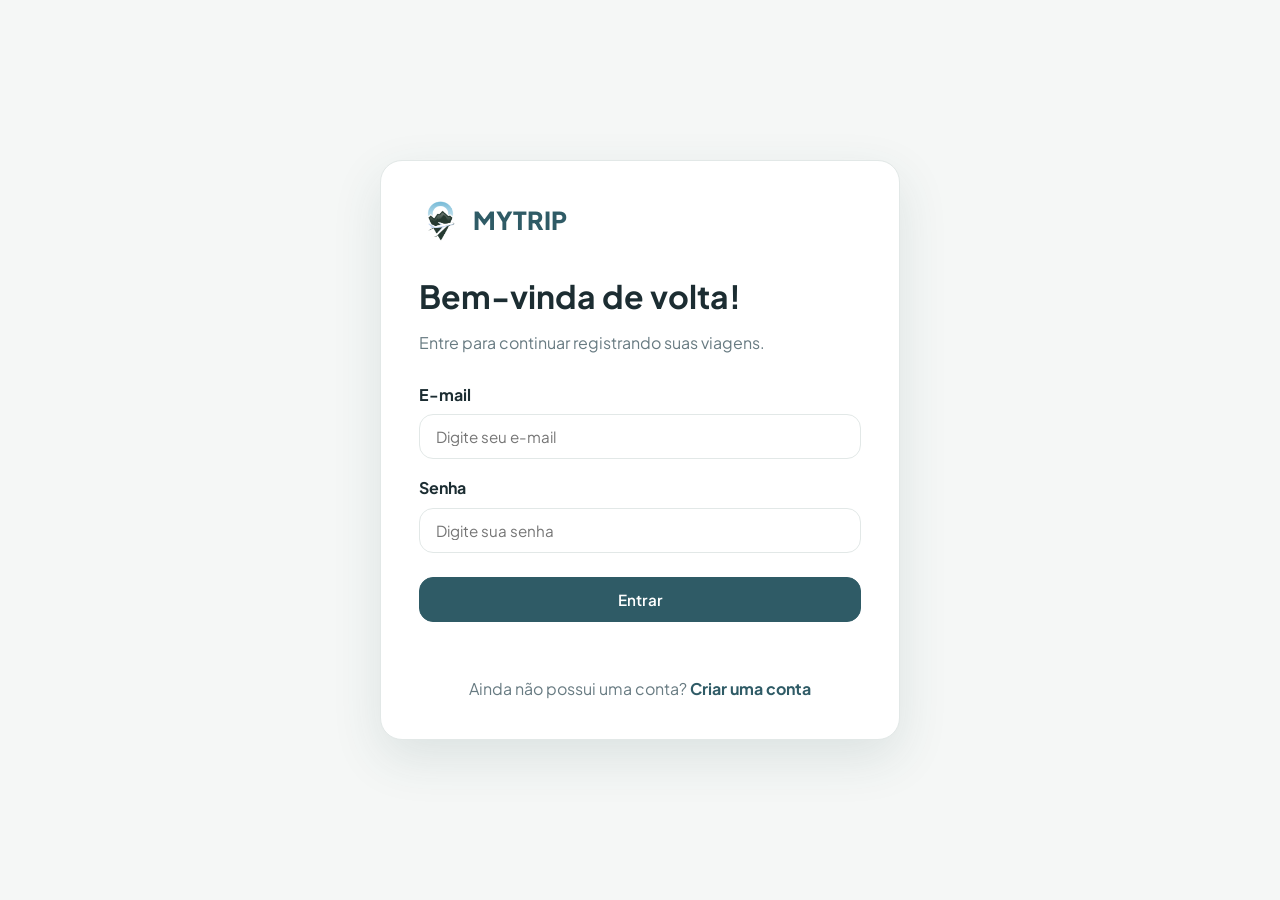
<file: index.html>
<!DOCTYPE html>
<html lang="pt-BR">
<head>
  <meta charset="UTF-8">
  <meta name="viewport" content="width=device-width, initial-scale=1.0">
  <title>MYTRIP — Seu Diário de Viagens Moderno</title>
  <meta name="description" content="Registre, visualize e organize suas viagens, destinos favoritos e memórias especiais no MYTRIP.">
  <link rel="stylesheet" href="style.css">
</head>
<body data-page="home">

  <!-- CABEÇALHO & MENU DE NAVEGAÇÃO -->
  <header>
    <div class="header-container">
      <a href="index.html" class="brand" title="MYTRIP Início">
        <div class="brand-icon"><img src="assets/mytrip-logo.png" alt="Logo MYTRIP"></div>
        <span>MYTRIP</span>
      </a>

      <nav class="nav-links" aria-label="Navegação Principal">
        <a href="index.html" class="active">Home</a>
        <a href="viagens.html">Viagens</a>
        <a href="mapa.html">Mapa</a>
        <a href="memorias.html">Memórias</a>
        <a href="perfil.html">Perfil</a>
      </nav>

      <div class="header-actions">
        <a href="nova-viagem.html" class="btn-header-new">+ Nova viagem</a>
        <button class="mobile-toggle" aria-label="Abrir menu de navegação">☰</button>
      </div>
    </div>

    <!-- Menu Dropdown Mobile -->
    <div class="mobile-menu">
      <a href="index.html" class="active">Home</a>
      <a href="viagens.html">Viagens</a>
      <a href="mapa.html">Mapa</a>
      <a href="memorias.html">Memórias</a>
      <a href="perfil.html">Perfil</a>
      <a href="nova-viagem.html" class="btn-mobile-new">+ Nova viagem</a>
    </div>
  </header>

  <!-- CONTEÚDO PRINCIPAL -->
  <main>

    <!-- BANNER DE BOAS-VINDAS (HERO) -->
    <section class="hero fade-in visible">
      <div class="hero-content">
        <span class="hero-tag">✨ Seu Diário de Viagens</span>
        <h1>Olá!</h1>
        <h2>Para onde vamos hoje?</h2>
        <p>
          Registre suas aventuras, explore novos destinos e guarde cada detalhe, 
          foto e história para reviver sempre que quiser.
        </p>

        <div class="hero-actions">
          <a href="nova-viagem.html" class="btn btn-primary" id="btn-hero-new">✈ Criar nova viagem</a>
          <a href="viagens.html" class="btn btn-secondary" id="btn-hero-explore">Explorar viagens →</a>
        </div>
      </div>

      <!-- Card Visual Dinâmico do Próximo Destino -->
      <div class="hero-art-card" id="hero-art-card">
        <!-- Renderizado dinamicamente pelo script.js -->
        <img class="hero-art-img" src="https://images.unsplash.com/photo-1502602898657-3e91760cbb34?auto=format&fit=crop&w=900&q=80" alt="Destino em Destaque">
        <div class="hero-art-overlay"></div>
        <div class="hero-art-content">
          <div class="hero-badge-float">
            <span>✈️ PRÓXIMO DESTINO</span>
          </div>
          <h3 class="hero-art-title">Banff, Canadá 🇨🇦</h3>
          <p class="hero-art-subtitle">📅 10 Dez — 20 Dez 2026</p>
        </div>
      </div>
    </section>

    <!-- BARRA DE ESTATÍSTICAS AUTOMÁTICAS -->
    <section class="stats-bar fade-in visible" aria-label="Estatísticas de Viagens">
      <div class="stat-item">
        <div class="stat-icon">✈️</div>
        <div class="stat-info">
          <span class="stat-number" id="stat-trips">0</span>
          <span class="stat-label">Viagens Registradas</span>
        </div>
      </div>

      <div class="stat-item">
        <div class="stat-icon">🌎</div>
        <div class="stat-info">
          <span class="stat-number" id="stat-countries">0</span>
          <span class="stat-label">Países Conhecidos</span>
        </div>
      </div>

      <div class="stat-item">
        <div class="stat-icon">📍</div>
        <div class="stat-info">
          <span class="stat-number" id="stat-cities">0</span>
          <span class="stat-label">Cidades Exploradas</span>
        </div>
      </div>

      <div class="stat-item">
        <div class="stat-icon">📸</div>
        <div class="stat-info">
          <span class="stat-number" id="stat-memories">0</span>
          <span class="stat-label">Memórias Guardadas</span>
        </div>
      </div>
    </section>

    <!-- VIAGENS RECENTES -->
    <section class="section-spacing fade-in visible">
      <div class="section-header">
        <div class="section-header-text">
          <small>CONTINUE EXPLORANDO</small>
          <h2>Minhas viagens recentes</h2>
          <p>Acompanhe suas jornadas mais recentes e próximas partidas planejadas.</p>
        </div>
        <a href="viagens.html" class="btn btn-outline btn-sm">Ver todas as viagens →</a>
      </div>

      <div class="trips-grid" id="recent-trips-grid">
        <!-- Renderizado dinamicamente via script.js -->
      </div>
    </section>

    <!-- CONVITE / CHAMADA PARA O MAPA VISUAL -->
    <section class="map-callout-banner fade-in visible">
      <div class="map-callout-content">
        <small>SEUS CAMINHOS PELO MUNDO</small>
        <h2>O mundo guarda todas as suas histórias.</h2>
        <p>
          Visualize cada ponto do planeta que você já visitou e planeje suas próximas rotas 
          em um mapa estilizado e interativo.
        </p>
        <a href="mapa.html" class="btn btn-secondary">🗺️ Abrir meu mapa de viagens</a>
      </div>

      <div class="map-callout-preview">
        <div style="font-size: 2.2rem; margin-bottom: 8px;">🌍 ✈️ 📍</div>
        <h4 style="font-size: 1.1rem; margin-bottom: 6px;">Destinos Cadastrados</h4>
        <p style="font-size: 0.85rem; color: #D2E4E6;">Seus carimbos pelo globo conectados em um único lugar.</p>
        <div class="map-callout-badges" id="home-map-badges">
          <!-- Países preenchidos dinamicamente -->
        </div>
      </div>
    </section>

    <!-- ÚLTIMAS MEMÓRIAS -->
    <section class="section-spacing fade-in visible">
      <div class="section-header">
        <div class="section-header-text">
          <small>MOMENTOS ESPECIAIS</small>
          <h2>Últimas memórias</h2>
          <p>Relatos, sensações e registros fotográficos marcantes de cada aventura.</p>
        </div>
        <a href="memorias.html" class="btn btn-outline btn-sm">Ver galeria completa →</a>
      </div>

      <div class="memories-grid" id="recent-memories-grid">
        <!-- Renderizado dinamicamente via script.js -->
      </div>
    </section>

  </main>

  <!-- RODAPÉ -->
  <footer>
    <div class="footer-content">
      <div class="footer-brand">MYTRIP</div>
      <p class="footer-tagline">Explore novos horizontes. Registre cada detalhe. Reviva para sempre.</p>
      <div class="footer-links">
        <a href="index.html">Home</a>
        <a href="viagens.html">Viagens</a>
        <a href="mapa.html">Mapa</a>
        <a href="memorias.html">Memórias</a>
        <a href="perfil.html">Perfil</a>
        <a href="nova-viagem.html">Nova Viagem</a>
      </div>
      <small style="color: #79979D; margin-top: 12px;">© MYTRIP — Diário de Viagens Pessoal. Dados salvos localmente.</small>
    </div>
  </footer>

  <script src="script.js"></script>
</body>
</html>
</file>
<file: style.css>
/* ===================================================================
   MYTRIP - Sistema de Estilos Moderno, Responsivo e Minimalista
   Cores Principais: Verde Azulado (#2F5B66) & Fundo Claro (#F5F7F6)
   =================================================================== */

@import url('https://fonts.googleapis.com/css2?family=Plus+Jakarta+Sans:wght@300;400;500;600;700;800&display=swap');

:root {
  --primary: #2F5B66;
  --primary-hover: #254952;
  --primary-light: #4D7E8B;
  --primary-subtle: #EBF2F3;
  --primary-glow: rgba(47, 91, 102, 0.15);
  --accent-gold: #DDA853;
  --accent-coral: #E07A5F;
  --bg: #F5F7F6;
  --surface: #FFFFFF;
  --surface-hover: #FAFCFC;
  --text-main: #1C2D32;
  --text-muted: #687B82;
  --text-light: #94A6AD;
  --border: #E2E8E7;
  --border-focus: #2F5B66;
  
  --badge-completed-bg: #E8F5E9;
  --badge-completed-text: #2E7D32;
  --badge-upcoming-bg: #E3F2FD;
  --badge-upcoming-text: #1565C0;
  
  --radius-sm: 8px;
  --radius-md: 14px;
  --radius-lg: 20px;
  --radius-xl: 28px;
  --radius-full: 9999px;
  
  --shadow-subtle: 0 2px 8px rgba(31, 55, 61, 0.04);
  --shadow-sm: 0 4px 14px rgba(31, 55, 61, 0.06);
  --shadow-md: 0 10px 25px rgba(31, 55, 61, 0.08);
  --shadow-lg: 0 18px 40px rgba(31, 55, 61, 0.12);
  --shadow-hover: 0 14px 30px rgba(47, 91, 102, 0.16);
  
  --transition: all 0.25s cubic-bezier(0.16, 1, 0.3, 1);
  --transition-slow: all 0.4s cubic-bezier(0.16, 1, 0.3, 1);
  --font-family: 'Plus Jakarta Sans', -apple-system, BlinkMacSystemFont, "Segoe UI", Roboto, sans-serif;
}

/* Reset & Base */
*, *::before, *::after {
  box-sizing: border-box;
  margin: 0;
  padding: 0;
}

html {
  scroll-behavior: smooth;
  font-size: 16px;
}

body {
  font-family: var(--font-family);
  background-color: var(--bg);
  color: var(--text-main);
  line-height: 1.6;
  min-height: 100vh;
  display: flex;
  flex-direction: column;
  -webkit-font-smoothing: antialiased;
  -moz-osx-font-smoothing: grayscale;
}

a {
  color: inherit;
  text-decoration: none;
}

button, input, select, textarea {
  font-family: inherit;
  font-size: inherit;
}

img {
  max-width: 100%;
  height: auto;
  display: block;
}

/* ===================================================================
   HEADER & NAVEGAÇÃO
   =================================================================== */
header {
  position: sticky;
  top: 0;
  z-index: 100;
  background: var(--primary);
  color: #FFFFFF;
  box-shadow: 0 4px 20px rgba(26, 50, 56, 0.15);
  backdrop-filter: blur(10px);
}

.header-container {
  max-width: 1280px;
  margin: 0 auto;
  padding: 0 24px;
  height: 80px;
  display: flex;
  align-items: center;
  justify-content: space-between;
  gap: 20px;
}

.brand {
  display: flex;
  align-items: center;
  gap: 12px;
  font-weight: 800;
  letter-spacing: 3px;
  font-size: 1.25rem;
  color: #FFFFFF;
  text-decoration: none;
  transition: var(--transition);
}

.brand-icon {
  width: 42px;
  height: 42px;
  background: rgba(255, 255, 255, 0.15);
  border: 1px solid rgba(255, 255, 255, 0.25);
  border-radius: 12px;
  display: flex;
  align-items: center;
  justify-content: center;
  font-size: 1.2rem;
  transform: rotate(-10deg);
  transition: transform 0.3s ease;
}

.brand:hover .brand-icon {
  transform: rotate(0deg) scale(1.05);
  background: rgba(255, 255, 255, 0.25);
}

.nav-links {
  display: flex;
  align-items: center;
  gap: 32px;
}

.nav-links a {
  color: #D6E4E7;
  font-size: 0.95rem;
  font-weight: 500;
  padding: 8px 12px;
  border-radius: var(--radius-sm);
  transition: var(--transition);
  position: relative;
}

.nav-links a:hover {
  color: #FFFFFF;
}

.nav-links a.active {
  color: #FFFFFF;
  font-weight: 700;
}

.nav-links a.active::after {
  content: '';
  position: absolute;
  bottom: 0;
  left: 12px;
  right: 12px;
  height: 2px;
  background: #FFFFFF;
  border-radius: 2px;
}

.header-actions {
  display: flex;
  align-items: center;
  gap: 16px;
}

.btn-header-new {
  background: #FFFFFF;
  color: var(--primary);
  font-weight: 700;
  font-size: 0.9rem;
  padding: 10px 20px;
  border-radius: var(--radius-md);
  border: none;
  cursor: pointer;
  display: inline-flex;
  align-items: center;
  gap: 8px;
  box-shadow: 0 4px 12px rgba(0, 0, 0, 0.1);
  transition: var(--transition);
}

.btn-header-new:hover {
  transform: translateY(-2px);
  background: #F0F7F7;
  box-shadow: 0 6px 18px rgba(0, 0, 0, 0.15);
}

/* Menu Mobile Hamburguer */
.mobile-toggle {
  display: none;
  background: transparent;
  border: none;
  color: #FFFFFF;
  font-size: 1.6rem;
  cursor: pointer;
  padding: 8px;
}

.mobile-menu {
  display: none;
  flex-direction: column;
  background: var(--primary-hover);
  padding: 16px 24px;
  border-top: 1px solid rgba(255, 255, 255, 0.1);
}

.mobile-menu.open {
  display: flex;
}

.mobile-menu a {
  color: #E2ECEE;
  padding: 12px 0;
  font-size: 1.05rem;
  border-bottom: 1px solid rgba(255, 255, 255, 0.08);
}

.mobile-menu a.active {
  color: #FFFFFF;
  font-weight: 700;
}

.mobile-menu .btn-mobile-new {
  margin-top: 16px;
  text-align: center;
  background: #FFFFFF;
  color: var(--primary);
  padding: 12px;
  border-radius: var(--radius-md);
  font-weight: 700;
}

/* ===================================================================
   ESTRUTURA PRINCIPAL (MAIN & CONTAINERS)
   =================================================================== */
main {
  flex: 1;
  max-width: 1280px;
  width: 100%;
  margin: 0 auto;
  padding: 32px 24px 60px;
}

.section-spacing {
  margin-bottom: 56px;
}

/* ===================================================================
   BOTÕES & ELEMENTOS DE INTERFACE
   =================================================================== */
.btn {
  display: inline-flex;
  align-items: center;
  justify-content: center;
  gap: 8px;
  padding: 12px 24px;
  font-weight: 600;
  font-size: 0.95rem;
  border-radius: var(--radius-md);
  border: 1px solid transparent;
  cursor: pointer;
  transition: var(--transition);
  text-decoration: none;
  white-space: nowrap;
}

.btn-primary {
  background: var(--primary);
  color: #FFFFFF;
  border-color: var(--primary);
}

.btn-primary:hover {
  background: var(--primary-hover);
  border-color: var(--primary-hover);
  transform: translateY(-2px);
  box-shadow: var(--shadow-hover);
}

.btn-secondary {
  background: var(--primary-subtle);
  color: var(--primary);
  border-color: rgba(47, 91, 102, 0.15);
}

.btn-secondary:hover {
  background: #DFECEE;
  color: var(--primary-hover);
  transform: translateY(-2px);
}

.btn-outline {
  background: #FFFFFF;
  color: var(--primary);
  border-color: var(--border);
}

.btn-outline:hover {
  background: var(--primary-subtle);
  border-color: var(--primary);
  color: var(--primary);
}

.btn-danger-outline {
  background: #FFFFFF;
  color: #C62828;
  border-color: #FFCDD2;
}

.btn-danger-outline:hover {
  background: #FFEBEE;
  border-color: #EF5350;
}

.btn-sm {
  padding: 8px 14px;
  font-size: 0.85rem;
  border-radius: var(--radius-sm);
}

.btn-icon {
  width: 38px;
  height: 38px;
  padding: 0;
  display: inline-flex;
  align-items: center;
  justify-content: center;
  border-radius: var(--radius-sm);
}

/* Badges */
.badge {
  display: inline-flex;
  align-items: center;
  gap: 6px;
  padding: 4px 10px;
  font-size: 0.75rem;
  font-weight: 700;
  letter-spacing: 0.5px;
  border-radius: var(--radius-full);
  text-transform: uppercase;
}

.badge-concluida {
  background: var(--badge-completed-bg);
  color: var(--badge-completed-text);
  border: 1px solid rgba(46, 125, 50, 0.2);
}

.badge-proxima {
  background: var(--badge-upcoming-bg);
  color: var(--badge-upcoming-text);
  border: 1px solid rgba(21, 101, 192, 0.2);
}

.tag-pill {
  background: var(--bg);
  color: var(--text-muted);
  border: 1px solid var(--border);
  padding: 4px 12px;
  border-radius: var(--radius-full);
  font-size: 0.8rem;
  font-weight: 500;
  display: inline-flex;
  align-items: center;
  gap: 6px;
}

/* ===================================================================
   HERO / BANNER DE BOAS-VINDAS (HOME)
   =================================================================== */
.hero {
  background: #FFFFFF;
  border: 1px solid var(--border);
  border-radius: var(--radius-xl);
  padding: 48px;
  margin-bottom: 40px;
  display: grid;
  grid-template-columns: 1.15fr 0.85fr;
  gap: 40px;
  align-items: center;
  box-shadow: var(--shadow-sm);
  position: relative;
  overflow: hidden;
}

.hero::after {
  content: '';
  position: absolute;
  top: -100px;
  right: -100px;
  width: 300px;
  height: 300px;
  background: radial-gradient(circle, rgba(47, 91, 102, 0.05) 0%, transparent 70%);
  pointer-events: none;
}

.hero-tag {
  display: inline-flex;
  align-items: center;
  gap: 8px;
  color: var(--primary);
  background: var(--primary-subtle);
  padding: 6px 14px;
  border-radius: var(--radius-full);
  font-size: 0.8rem;
  font-weight: 700;
  letter-spacing: 1.5px;
  text-transform: uppercase;
  margin-bottom: 16px;
}

.hero h1 {
  font-size: 2.8rem;
  line-height: 1.15;
  font-weight: 800;
  color: var(--text-main);
  margin-bottom: 8px;
}

.hero h2 {
  font-size: 1.75rem;
  font-weight: 600;
  color: var(--primary);
  margin-bottom: 16px;
}

.hero p {
  font-size: 1.05rem;
  color: var(--text-muted);
  line-height: 1.65;
  max-width: 520px;
  margin-bottom: 32px;
}

.hero-actions {
  display: flex;
  flex-wrap: wrap;
  gap: 14px;
}

/* Hero Visual Card */
.hero-art-card {
  position: relative;
  border-radius: var(--radius-lg);
  overflow: hidden;
  height: 340px;
  background: linear-gradient(135deg, #3C6E71, #284B52);
  box-shadow: var(--shadow-md);
  display: flex;
  flex-direction: column;
  justify-content: flex-end;
  padding: 24px;
  color: #FFFFFF;
}

.hero-art-img {
  position: absolute;
  top: 0;
  left: 0;
  width: 100%;
  height: 100%;
  object-fit: cover;
  transition: transform 0.6s ease;
}

.hero-art-card:hover .hero-art-img {
  transform: scale(1.04);
}

.hero-art-overlay {
  position: absolute;
  inset: 0;
  background: linear-gradient(to top, rgba(20, 36, 40, 0.85) 0%, rgba(20, 36, 40, 0.2) 60%, transparent 100%);
}

.hero-art-content {
  position: relative;
  z-index: 2;
}

.hero-badge-float {
  display: inline-flex;
  align-items: center;
  gap: 8px;
  background: rgba(255, 255, 255, 0.2);
  backdrop-filter: blur(8px);
  padding: 6px 12px;
  border-radius: var(--radius-full);
  font-size: 0.75rem;
  font-weight: 700;
  letter-spacing: 1px;
  margin-bottom: 10px;
}

.hero-art-title {
  font-size: 1.4rem;
  font-weight: 700;
  margin-bottom: 4px;
}

.hero-art-subtitle {
    color: #FFFFFF;
    font-size: 0.95rem;
    font-weight: 600;
    text-shadow: 0 1px 4px rgba(0, 0, 0, 0.7);
}

/* ===================================================================
   BARRA DE ESTATÍSTICAS
   =================================================================== */
.stats-bar {
  background: #FFFFFF;
  border: 1px solid var(--border);
  border-radius: var(--radius-lg);
  padding: 28px 32px;
  display: grid;
  grid-template-columns: repeat(4, 1fr);
  gap: 20px;
  margin-bottom: 48px;
  box-shadow: var(--shadow-subtle);
}

.stat-item {
  display: flex;
  align-items: center;
  gap: 16px;
  padding: 0 16px;
  border-right: 1px solid var(--border);
}

.stat-item:last-child {
  border-right: none;
}

.stat-icon {
  width: 52px;
  height: 52px;
  border-radius: var(--radius-md);
  background: var(--primary-subtle);
  color: var(--primary);
  display: flex;
  align-items: center;
  justify-content: center;
  font-size: 1.6rem;
  flex-shrink: 0;
}

.stat-info {
  display: flex;
  flex-direction: column;
}

.stat-number {
  font-size: 1.75rem;
  font-weight: 800;
  color: var(--primary);
  line-height: 1.2;
}

.stat-label {
  font-size: 0.85rem;
  font-weight: 600;
  color: var(--text-muted);
}

/* ===================================================================
   CABEÇALHO DE SEÇÕES E PÁGINAS
   =================================================================== */
.section-header {
  display: flex;
  justify-content: space-between;
  align-items: flex-end;
  margin-bottom: 24px;
  gap: 16px;
}

.section-header-text small {
  color: var(--primary);
  font-weight: 700;
  letter-spacing: 1.5px;
  font-size: 0.75rem;
  text-transform: uppercase;
  display: block;
  margin-bottom: 4px;
}

.section-header-text h2, 
.section-header-text h1 {
  font-size: 1.85rem;
  font-weight: 700;
  color: var(--text-main);
  line-height: 1.2;
}

.section-header-text p {
  color: var(--text-muted);
  font-size: 0.95rem;
  margin-top: 4px;
}

/* ===================================================================
   CARDS DE VIAGEM (GRID & ITENS)
   =================================================================== */
.trips-grid {
  display: grid;
  grid-template-columns: repeat(auto-fill, minmax(320px, 1fr));
  gap: 28px;
}

.trip-card {
  background: #FFFFFF;
  border: 1px solid var(--border);
  border-radius: var(--radius-lg);
  overflow: hidden;
  display: flex;
  flex-direction: column;
  box-shadow: var(--shadow-subtle);
  transition: var(--transition);
  position: relative;
}

.trip-card:hover {
  transform: translateY(-5px);
  box-shadow: var(--shadow-md);
  border-color: #D2DFE2;
}

.trip-card-image {
  height: 200px;
  position: relative;
  overflow: hidden;
  background-color: var(--primary);
}

.trip-card-image img {
  width: 100%;
  height: 100%;
  object-fit: cover;
  transition: transform 0.5s ease;
}

.trip-card:hover .trip-card-image img {
  transform: scale(1.05);
}

.trip-card-image-overlay {
  position: absolute;
  inset: 0;
  background: linear-gradient(to bottom, rgba(0, 0, 0, 0.1) 0%, rgba(0, 0, 0, 0.6) 100%);
}

.trip-card-badges {
  position: absolute;
  top: 14px;
  left: 14px;
  right: 14px;
  display: flex;
  justify-content: space-between;
  align-items: center;
  z-index: 2;
}

.trip-card-country-tag {
  background: rgba(255, 255, 255, 0.92);
  color: var(--text-main);
  font-size: 0.75rem;
  font-weight: 700;
  padding: 4px 10px;
  border-radius: var(--radius-full);
  display: inline-flex;
  align-items: center;
  gap: 6px;
  box-shadow: 0 2px 6px rgba(0,0,0,0.15);
}

.trip-card-body {
  padding: 22px;
  display: flex;
  flex-direction: column;
  flex: 1;
}

.trip-card-title {
  font-size: 1.35rem;
  font-weight: 700;
  color: var(--text-main);
  margin-bottom: 6px;
  line-height: 1.3;
}

.trip-card-date {
  display: flex;
  align-items: center;
  gap: 6px;
  font-size: 0.85rem;
  color: var(--primary);
  font-weight: 600;
  margin-bottom: 12px;
}

.trip-card-desc {
  font-size: 0.9rem;
  color: var(--text-muted);
  line-height: 1.55;
  margin-bottom: 20px;
  display: -webkit-box;
  -webkit-line-clamp: 3;
  -webkit-box-orient: vertical;
  overflow: hidden;
  flex: 1;
}

.trip-card-footer {
  display: flex;
  align-items: center;
  justify-content: space-between;
  padding-top: 16px;
  border-top: 1px solid var(--border);
  margin-top: auto;
}

.trip-card-memories-count {
  font-size: 0.85rem;
  color: var(--text-muted);
  font-weight: 600;
  display: flex;
  align-items: center;
  gap: 5px;
}

.trip-card-actions {
  display: flex;
  align-items: center;
  gap: 8px;
}

/* ===================================================================
   CARDS DE MEMÓRIAS (GALERIA)
   =================================================================== */
.memories-grid {
  display: grid;
  grid-template-columns: repeat(auto-fill, minmax(280px, 1fr));
  gap: 24px;
}

.memory-card {
  background: #FFFFFF;
  border: 1px solid var(--border);
  border-radius: var(--radius-lg);
  overflow: hidden;
  box-shadow: var(--shadow-subtle);
  transition: var(--transition);
  display: flex;
  flex-direction: column;
}

.memory-card:hover {
  transform: translateY(-4px);
  box-shadow: var(--shadow-md);
}

.memory-card-image {
  height: 190px;
  position: relative;
  overflow: hidden;
  background-color: var(--primary-light);
}

.memory-card-image img {
  width: 100%;
  height: 100%;
  object-fit: cover;
  transition: transform 0.5s ease;
}

.memory-card:hover .memory-card-image img {
  transform: scale(1.06);
}

.memory-tag {
  position: absolute;
  top: 12px;
  right: 12px;
  background: rgba(255, 255, 255, 0.95);
  color: var(--primary);
  font-size: 0.72rem;
  font-weight: 700;
  padding: 4px 10px;
  border-radius: var(--radius-full);
  box-shadow: 0 2px 6px rgba(0,0,0,0.12);
  z-index: 2;
}

.memory-card-body {
  padding: 20px;
  display: flex;
  flex-direction: column;
  flex: 1;
}

.memory-trip-ref {
  font-size: 0.75rem;
  font-weight: 700;
  text-transform: uppercase;
  color: var(--primary);
  letter-spacing: 1px;
  margin-bottom: 4px;
}

.memory-title {
  font-size: 1.15rem;
  font-weight: 700;
  color: var(--text-main);
  margin-bottom: 6px;
}

.memory-date {
  font-size: 0.8rem;
  color: var(--text-light);
  margin-bottom: 12px;
}

.memory-text {
  font-size: 0.88rem;
  color: var(--text-muted);
  line-height: 1.5;
  margin-bottom: 16px;
  flex: 1;
}

.memory-card-footer {
  display: flex;
  justify-content: flex-end;
  padding-top: 12px;
  border-top: 1px solid var(--border);
}

/* ===================================================================
   BARRA DE FILTROS & BUSCA
   =================================================================== */
.toolbar-container {
  background: #FFFFFF;
  border: 1px solid var(--border);
  border-radius: var(--radius-md);
  padding: 16px 20px;
  margin-bottom: 32px;
  display: flex;
  flex-wrap: wrap;
  align-items: center;
  justify-content: space-between;
  gap: 16px;
  box-shadow: var(--shadow-subtle);
}

.filter-buttons {
  display: flex;
  gap: 8px;
  flex-wrap: wrap;
}

.filter-btn {
  background: transparent;
  border: 1px solid var(--border);
  color: var(--text-muted);
  padding: 8px 18px;
  border-radius: var(--radius-full);
  font-size: 0.88rem;
  font-weight: 600;
  cursor: pointer;
  transition: var(--transition);
}

.filter-btn:hover {
  border-color: var(--primary);
  color: var(--primary);
}

.filter-btn.active {
  background: var(--primary);
  color: #FFFFFF;
  border-color: var(--primary);
}

.search-box {
  position: relative;
  min-width: 260px;
  flex: 1;
  max-width: 360px;
}

.search-box input {
  width: 100%;
  padding: 10px 16px 10px 38px;
  border-radius: var(--radius-full);
  border: 1px solid var(--border);
  background: var(--bg);
  color: var(--text-main);
  outline: none;
  transition: var(--transition);
}

.search-box input:focus {
  border-color: var(--primary);
  background: #FFFFFF;
  box-shadow: 0 0 0 3px var(--primary-glow);
}

.search-icon {
  position: absolute;
  left: 14px;
  top: 50%;
  transform: translateY(-50%);
  color: var(--text-light);
  font-size: 0.95rem;
  pointer-events: none;
}

/* ===================================================================
   MAPA VISUAL ESTILIZADO
   =================================================================== */
.map-page-layout {
  display: grid;
  grid-template-columns: 1fr 340px;
  gap: 28px;
  align-items: start;
}

.map-card-wrapper {
  background: #FFFFFF;
  border: 1px solid var(--border);
  border-radius: var(--radius-xl);
  padding: 24px;
  box-shadow: var(--shadow-sm);
  position: relative;
  overflow: hidden;
}

.map-stage {
  position: relative;
  width: 100%;
  height: 480px;
  background: #F1F6F7;
  border-radius: var(--radius-lg);
  overflow: hidden;
  border: 1px solid #DCE6E8;
  display: flex;
  align-items: center;
  justify-content: center;
}

.map-svg-background {
  width: 100%;
  height: 100%;
  object-fit: cover;
}

/* Pins Dinâmicos no Mapa */
.map-pin {
  position: absolute;
  width: 28px;
  height: 28px;
  transform: translate(-50%, -50%);
  cursor: pointer;
  z-index: 10;
  transition: transform 0.25s cubic-bezier(0.175, 0.885, 0.32, 1.275);
}

.map-pin:hover {
  transform: translate(-50%, -50%) scale(1.3);
  z-index: 30;
}

.map-pin-pulse {
  position: absolute;
  inset: -6px;
  background: rgba(47, 91, 102, 0.35);
  border-radius: 50%;
  animation: pinPulse 2s infinite ease-out;
}

.map-pin-circle {
  width: 24px;
  height: 24px;
  background: var(--primary);
  color: #FFFFFF;
  border: 2px solid #FFFFFF;
  border-radius: 50%;
  display: flex;
  align-items: center;
  justify-content: center;
  font-size: 11px;
  box-shadow: 0 4px 10px rgba(0,0,0,0.25);
  position: relative;
}

.map-pin.pin-upcoming .map-pin-circle {
  background: #0288D1;
}

.map-pin.active .map-pin-circle {
  background: var(--accent-gold);
  transform: scale(1.15);
}

@keyframes pinPulse {
  0% { transform: scale(0.6); opacity: 0.9; }
  100% { transform: scale(1.8); opacity: 0; }
}

/* Tooltip do Mapa */
.map-tooltip {
  position: absolute;
  background: rgba(20, 36, 40, 0.92);
  backdrop-filter: blur(6px);
  color: #FFFFFF;
  padding: 10px 14px;
  border-radius: var(--radius-md);
  font-size: 0.85rem;
  pointer-events: none;
  z-index: 50;
  box-shadow: var(--shadow-lg);
  transform: translate(-50%, -125%);
  white-space: nowrap;
  opacity: 0;
  transition: opacity 0.2s ease, transform 0.2s ease;
}

.map-tooltip.visible {
  opacity: 1;
  transform: translate(-50%, -135%);
}

.map-tooltip strong {
  display: block;
  font-size: 0.95rem;
  color: #FFFFFF;
}

.map-tooltip span {
  font-size: 0.75rem;
  color: #A3CBD2;
}

/* Painel de Destinos do Mapa */
.map-sidebar {
  background: #FFFFFF;
  border: 1px solid var(--border);
  border-radius: var(--radius-xl);
  padding: 24px;
  box-shadow: var(--shadow-sm);
  max-height: 560px;
  display: flex;
  flex-direction: column;
}

.map-sidebar-header {
  margin-bottom: 18px;
  padding-bottom: 12px;
  border-bottom: 1px solid var(--border);
}

.map-sidebar-header h3 {
  font-size: 1.2rem;
  font-weight: 700;
  color: var(--text-main);
}

.map-destinations-list {
  overflow-y: auto;
  display: flex;
  flex-direction: column;
  gap: 12px;
  padding-right: 4px;
  flex: 1;
}

.map-dest-item {
  padding: 14px;
  border-radius: var(--radius-md);
  border: 1px solid var(--border);
  background: var(--bg);
  cursor: pointer;
  transition: var(--transition);
  display: flex;
  align-items: center;
  justify-content: space-between;
}

.map-dest-item:hover, .map-dest-item.active {
  background: var(--primary-subtle);
  border-color: var(--primary);
  transform: translateX(4px);
}

.map-dest-info h4 {
  font-size: 0.95rem;
  font-weight: 700;
  color: var(--text-main);
}

.map-dest-info p {
  font-size: 0.8rem;
  color: var(--text-muted);
}

/* Banner de Convite ao Mapa na Home */
.map-callout-banner {
  background: var(--primary);
  color: #FFFFFF;
  border-radius: var(--radius-xl);
  padding: 48px;
  display: grid;
  grid-template-columns: 1fr 1fr;
  gap: 40px;
  align-items: center;
  margin-bottom: 48px;
  box-shadow: var(--shadow-md);
  position: relative;
  overflow: hidden;
}

.map-callout-banner::before {
  content: '🗺️';
  position: absolute;
  right: 20px;
  bottom: -20px;
  font-size: 180px;
  opacity: 0.08;
  pointer-events: none;
}

.map-callout-content small {
  color: #A3CBD2;
  font-weight: 700;
  letter-spacing: 2px;
  font-size: 0.75rem;
}

.map-callout-content h2 {
  font-size: 2.2rem;
  margin: 8px 0 16px;
  line-height: 1.2;
}

.map-callout-content p {
  color: #D2E4E6;
  margin-bottom: 24px;
  font-size: 1.05rem;
  line-height: 1.6;
}

.map-callout-preview {
  background: rgba(255, 255, 255, 0.08);
  border: 1px solid rgba(255, 255, 255, 0.2);
  border-radius: var(--radius-lg);
  padding: 24px;
  text-align: center;
  backdrop-filter: blur(8px);
}

.map-callout-badges {
  display: flex;
  flex-wrap: wrap;
  gap: 8px;
  justify-content: center;
  margin-top: 16px;
}

/* ===================================================================
   PÁGINA DE PERFIL
   =================================================================== */
.profile-card {
  background: #FFFFFF;
  border: 1px solid var(--border);
  border-radius: var(--radius-xl);
  padding: 36px;
  margin-bottom: 32px;
  display: flex;
  align-items: center;
  gap: 32px;
  box-shadow: var(--shadow-sm);
}

.profile-avatar {
  width: 100px;
  height: 100px;
  border-radius: 50%;
  background: linear-gradient(135deg, var(--primary), #487A84);
  color: #FFFFFF;
  display: flex;
  align-items: center;
  justify-content: center;
  font-size: 2.5rem;
  font-weight: 700;
  flex-shrink: 0;
  box-shadow: 0 8px 20px rgba(47, 91, 102, 0.25);
}

.profile-info {
  flex: 1;
}

.profile-tag {
  color: var(--primary);
  font-weight: 700;
  font-size: 0.8rem;
  letter-spacing: 1.5px;
  text-transform: uppercase;
}

.profile-name {
  font-size: 2rem;
  font-weight: 800;
  color: var(--text-main);
  margin: 4px 0 8px;
}

.profile-bio {
  color: var(--text-muted);
  font-size: 1rem;
  max-width: 600px;
  line-height: 1.6;
}

.profile-actions {
  display: flex;
  gap: 12px;
}

.profile-stats-grid {
  display: grid;
  grid-template-columns: repeat(3, 1fr);
  gap: 24px;
  margin-bottom: 32px;
}

.profile-stat-box {
  background: #FFFFFF;
  border: 1px solid var(--border);
  border-radius: var(--radius-lg);
  padding: 24px;
  box-shadow: var(--shadow-subtle);
  display: flex;
  flex-direction: column;
  align-items: center;
  text-align: center;
}

.profile-stat-box .number {
  font-size: 2.4rem;
  font-weight: 800;
  color: var(--primary);
  margin: 8px 0 4px;
}

.profile-stat-box .label {
  font-size: 0.9rem;
  color: var(--text-muted);
  font-weight: 600;
}

.countries-collection {
  background: #FFFFFF;
  border: 1px solid var(--border);
  border-radius: var(--radius-xl);
  padding: 32px;
  box-shadow: var(--shadow-subtle);
}

.countries-collection h3 {
  font-size: 1.3rem;
  font-weight: 700;
  margin-bottom: 16px;
  color: var(--text-main);
}

.countries-badges-wrapper {
  display: flex;
  flex-wrap: wrap;
  gap: 10px;
}

.country-chip {
  background: var(--bg);
  border: 1px solid var(--border);
  padding: 8px 16px;
  border-radius: var(--radius-full);
  font-size: 0.9rem;
  font-weight: 600;
  color: var(--text-main);
  display: inline-flex;
  align-items: center;
  gap: 8px;
  transition: var(--transition);
}

.country-chip:hover {
  background: var(--primary-subtle);
  border-color: var(--primary);
  transform: translateY(-2px);
}

/* ===================================================================
   FORMULÁRIOS & CAMPOS (NOVA VIAGEM & MODAIS)
   =================================================================== */
.form-card {
  background: #FFFFFF;
  border: 1px solid var(--border);
  border-radius: var(--radius-xl);
  padding: 40px;
  box-shadow: var(--shadow-sm);
  max-width: 800px;
  margin: 0 auto;
}

.form-grid {
  display: grid;
  grid-template-columns: 1fr 1fr;
  gap: 20px;
}

.form-group-full {
  grid-column: span 2;
}

.form-group {
  display: flex;
  flex-direction: column;
  gap: 8px;
  margin-bottom: 20px;
}

.form-group label {
  font-size: 0.88rem;
  font-weight: 700;
  color: var(--text-main);
}

.form-control {
  width: 100%;
  padding: 12px 16px;
  border: 1px solid var(--border);
  border-radius: var(--radius-md);
  background: #FFFFFF;
  color: var(--text-main);
  outline: none;
  transition: var(--transition);
  font-size: 0.95rem;
}

.form-control:focus {
  border-color: var(--primary);
  box-shadow: 0 0 0 3px var(--primary-glow);
}

textarea.form-control {
  min-height: 110px;
  resize: vertical;
}

/* Seletor de Capas Predefinidas */
.presets-selector {
  display: grid;
  grid-template-columns: repeat(4, 1fr);
  gap: 12px;
  margin-top: 8px;
}

.preset-item {
  height: 80px;
  border-radius: var(--radius-md);
  overflow: hidden;
  border: 2px solid transparent;
  cursor: pointer;
  position: relative;
  transition: var(--transition);
}

.preset-item img {
  width: 100%;
  height: 100%;
  object-fit: cover;
}

.preset-item:hover {
  transform: scale(1.03);
  box-shadow: var(--shadow-sm);
}

.preset-item.selected {
  border-color: var(--primary);
  box-shadow: 0 0 0 3px var(--primary-glow);
}

.preset-item.selected::after {
  content: '✓';
  position: absolute;
  top: 6px;
  right: 6px;
  background: var(--primary);
  color: #FFFFFF;
  width: 22px;
  height: 22px;
  border-radius: 50%;
  display: flex;
  align-items: center;
  justify-content: center;
  font-size: 11px;
  font-weight: 700;
}

/* Preview de imagem */
.image-preview-container {
  margin-top: 12px;
  height: 140px;
  border-radius: var(--radius-md);
  overflow: hidden;
  border: 1px dashed var(--border);
  display: flex;
  align-items: center;
  justify-content: center;
  background: var(--bg);
}

.image-preview-container img {
  width: 100%;
  height: 100%;
  object-fit: cover;
}

/* ===================================================================
   MODAIS
   =================================================================== */
.modal-backdrop {
  position: fixed;
  inset: 0;
  background: rgba(18, 33, 37, 0.65);
  backdrop-filter: blur(4px);
  z-index: 1000;
  display: flex;
  align-items: center;
  justify-content: center;
  padding: 20px;
  opacity: 0;
  visibility: hidden;
  transition: opacity 0.25s ease, visibility 0.25s ease;
}

.modal-backdrop.active {
  opacity: 1;
  visibility: visible;
}

.modal-content {
  background: #FFFFFF;
  border-radius: var(--radius-xl);
  width: 100%;
  max-width: 540px;
  max-height: 90vh;
  overflow-y: auto;
  box-shadow: var(--shadow-lg);
  padding: 32px;
  position: relative;
  transform: translateY(20px);
  transition: transform 0.3s cubic-bezier(0.16, 1, 0.3, 1);
}

.modal-backdrop.active .modal-content {
  transform: translateY(0);
}

.modal-header {
  display: flex;
  justify-content: space-between;
  align-items: center;
  margin-bottom: 24px;
}

.modal-header h3 {
  font-size: 1.35rem;
  font-weight: 700;
  color: var(--text-main);
}

.modal-close {
  background: transparent;
  border: none;
  font-size: 1.5rem;
  color: var(--text-muted);
  cursor: pointer;
  padding: 4px;
  line-height: 1;
  transition: color 0.2s;
}

.modal-close:hover {
  color: var(--text-main);
}

/* ===================================================================
   TOAST NOTIFICATIONS
   =================================================================== */
.toast-container {
  position: fixed;
  bottom: 24px;
  right: 24px;
  z-index: 2000;
  display: flex;
  flex-direction: column;
  gap: 10px;
  pointer-events: none;
}

.toast {
  background: #FFFFFF;
  color: var(--text-main);
  border: 1px solid var(--border);
  padding: 14px 20px;
  border-radius: var(--radius-md);
  box-shadow: var(--shadow-lg);
  display: flex;
  align-items: center;
  gap: 12px;
  font-size: 0.92rem;
  font-weight: 600;
  pointer-events: auto;
  animation: toastSlideIn 0.3s cubic-bezier(0.16, 1, 0.3, 1) forwards;
  border-left: 4px solid var(--primary);
  max-width: 380px;
}

.toast.toast-success {
  border-left-color: #2E7D32;
}

.toast.toast-error {
  border-left-color: #C62828;
}

@keyframes toastSlideIn {
  from { transform: translateX(100%); opacity: 0; }
  to { transform: translateX(0); opacity: 1; }
}

@keyframes toastSlideOut {
  from { transform: translateX(0); opacity: 1; }
  to { transform: translateX(100%); opacity: 0; }
}

/* ===================================================================
   EMPTY STATE (ESTADO VAZIO)
   =================================================================== */
.empty-state {
  text-align: center;
  padding: 60px 24px;
  background: #FFFFFF;
  border: 1px dashed var(--border);
  border-radius: var(--radius-xl);
  max-width: 600px;
  margin: 20px auto;
}

.empty-icon {
  font-size: 3.5rem;
  margin-bottom: 16px;
  opacity: 0.8;
}

.empty-state h3 {
  font-size: 1.3rem;
  font-weight: 700;
  margin-bottom: 8px;
  color: var(--text-main);
}

.empty-state p {
  color: var(--text-muted);
  font-size: 0.95rem;
  margin-bottom: 24px;
  max-width: 440px;
  margin-left: auto;
  margin-right: auto;
}

/* ===================================================================
   FOOTER
   =================================================================== */
footer {
  background: #1D3A42;
  color: #D2E2E5;
  padding: 40px 24px;
  margin-top: auto;
  border-top: 1px solid rgba(255, 255, 255, 0.08);
}

.footer-content {
  max-width: 1280px;
  margin: 0 auto;
  display: flex;
  flex-direction: column;
  align-items: center;
  justify-content: center;
  gap: 16px;
  text-align: center;
}

.footer-brand {
  font-weight: 800;
  letter-spacing: 3px;
  color: #FFFFFF;
  font-size: 1.1rem;
}

.footer-tagline {
  font-size: 0.95rem;
  color: #9CB7BC;
}

.footer-links {
  display: flex;
  gap: 24px;
  flex-wrap: wrap;
  justify-content: center;
  margin-top: 8px;
}

.footer-links a {
  color: #C1D5D8;
  font-size: 0.88rem;
  transition: color 0.2s;
}

.footer-links a:hover {
  color: #FFFFFF;
}

/* ===================================================================
   ANIMAÇÕES REVEAL NO SCROLL
   =================================================================== */
.fade-in {
  opacity: 0;
  transform: translateY(20px);
  transition: opacity 0.6s cubic-bezier(0.16, 1, 0.3, 1), transform 0.6s cubic-bezier(0.16, 1, 0.3, 1);
}

.fade-in.visible {
  opacity: 1;
  transform: translateY(0);
}

/* ===================================================================
   RESPONSIVIDADE (MEDIA QUERIES)
   =================================================================== */
@media (max-width: 992px) {
  .hero {
    grid-template-columns: 1fr;
    padding: 36px;
    gap: 32px;
  }
  
  .stats-bar {
    grid-template-columns: repeat(2, 1fr);
    gap: 24px;
  }

  .stat-item:nth-child(2) {
    border-right: none;
  }

  .stat-item:nth-child(3) {
    border-top: 1px solid var(--border);
    padding-top: 16px;
  }

  .stat-item:nth-child(4) {
    border-top: 1px solid var(--border);
    padding-top: 16px;
  }

  .map-page-layout {
    grid-template-columns: 1fr;
  }

  .map-callout-banner {
    grid-template-columns: 1fr;
    padding: 36px;
  }

  .profile-stats-grid {
    grid-template-columns: 1fr;
  }
}

@media (max-width: 768px) {
  .header-container {
    height: 70px;
    padding: 0 16px;
  }

  .nav-links, .btn-header-new {
    display: none;
  }

  .mobile-toggle {
    display: block;
  }

  main {
    padding: 20px 16px 40px;
  }

  .hero {
    padding: 28px 20px;
    border-radius: var(--radius-lg);
  }

  .hero h1 {
    font-size: 2.1rem;
  }

  .hero h2 {
    font-size: 1.4rem;
  }

  .hero-art-card {
    height: 240px;
  }

  .stats-bar {
    grid-template-columns: 1fr;
    padding: 20px;
  }

  .stat-item {
    border-right: none !important;
    border-bottom: 1px solid var(--border);
    padding: 12px 0;
  }

  .stat-item:last-child {
    border-bottom: none;
  }

  .trips-grid, .memories-grid {
    grid-template-columns: 1fr;
  }

  .profile-card {
    flex-direction: column;
    text-align: center;
    padding: 24px;
    gap: 16px;
  }

  .profile-bio {
    margin: 0 auto;
  }

  .profile-actions {
    justify-content: center;
  }

  .form-card {
    padding: 24px 18px;
  }

  .form-grid {
    grid-template-columns: 1fr;
  }

  .form-group-full {
    grid-column: span 1;
  }

  .presets-selector {
    grid-template-columns: repeat(2, 1fr);
  }

  .toolbar-container {
    flex-direction: column;
    align-items: stretch;
  }

  .search-box {
    max-width: 100%;
  }

  .section-header {
    flex-direction: column;
    align-items: flex-start;
  }
}

/* Recursos adicionados ao formulário de viagem — sem alterar o layout existente */
.camera-modal-content{width:min(760px,92vw)}
#trip-camera-video{display:block;width:100%;max-height:55vh;object-fit:cover;border-radius:14px;background:#111}
@media(max-width:700px){.auth-card{padding:28px 22px}.trip-image-tools{flex-direction:column}.trip-image-tools .btn{width:100%;text-align:center}}


/* ===================================================================
   MAPA REAL INTERATIVO — OpenStreetMap + Leaflet
   =================================================================== */
.real-map-stage { display:block; padding:0; overflow:hidden; }
#real-map { width:100%; height:100%; min-height:480px; z-index:1; }
.real-map-stage .leaflet-container { font-family: inherit; background:#e9f2f3; }
.mytrip-map-marker { background:transparent; border:0; }
.mytrip-map-marker span {
  width:42px; height:42px; display:flex; align-items:center; justify-content:center;
  border-radius:50% 50% 50% 0; transform:rotate(-45deg);
  color:#fff; font-size:17px; border:3px solid #fff; box-shadow:0 5px 16px rgba(24,55,61,.28);
}
.mytrip-map-marker span::first-letter { transform:rotate(45deg); }
.mytrip-map-marker.visited span { background:#2f5b66; }
.mytrip-map-marker.planned span { background:#1687a7; }
.mytrip-map-popup { min-width:190px; display:flex; flex-direction:column; gap:4px; color:#24383d; }
.mytrip-map-popup strong { font-size:1rem; }
.mytrip-map-popup span { color:#667b80; }
.mytrip-map-popup small { color:#6d8084; }
.mytrip-map-popup a { color:#2f5b66; font-weight:700; margin-top:5px; text-decoration:none; }
.real-map-legend { display:flex; flex-wrap:wrap; gap:16px; align-items:center; margin-top:14px; font-size:.82rem; color:var(--text-muted); }
.legend-dot { display:inline-block; width:10px; height:10px; border-radius:50%; margin-right:5px; }
.legend-dot.visited { background:#2f5b66; }
.legend-dot.planned { background:#1687a7; }

/* ===================================================================
   ÁLBUM DE FOTOGRAFIA DE VIAGEM
   =================================================================== */
.photography-album { grid-template-columns:repeat(auto-fill,minmax(270px,1fr)); gap:22px; }
.photography-card { border-radius:18px; }
.memory-photo-button { border:0; padding:0; width:100%; height:285px; position:relative; overflow:hidden; cursor:zoom-in; background:#dfe9eb; display:block; }
.memory-photo { width:100%; height:100%; object-fit:cover; display:block; transition:transform .5s ease; }
.memory-photo-shade { position:absolute; inset:0; background:linear-gradient(to top,rgba(10,24,28,.38),transparent 45%); pointer-events:none; }
.memory-photo-button:hover .memory-photo { transform:scale(1.045); }
.memory-photo-open { position:absolute; right:14px; bottom:13px; width:34px; height:34px; border-radius:50%; background:rgba(255,255,255,.92); color:#2f5b66; display:flex; align-items:center; justify-content:center; font-size:20px; box-shadow:0 4px 12px rgba(0,0,0,.14); }
.memory-photo-help, .memory-photo-help { margin:-5px 0 10px; font-size:.82rem; line-height:1.5; color:var(--text-muted); }
.memory-photo-tools { display:flex; flex-wrap:wrap; gap:10px; margin-top:12px; }
.memory-preview-wrap { margin-top:12px; border:1px solid var(--border); border-radius:14px; overflow:hidden; height:150px; background:var(--bg); }
.memory-preview-wrap img { width:100%; height:100%; object-fit:cover; display:block; }
.memory-presets .preset-item { height:76px; }
.memory-lightbox { position:fixed; inset:0; z-index:9999; background:rgba(12,23,27,.9); display:flex; align-items:center; justify-content:center; flex-direction:column; gap:14px; padding:30px; opacity:0; visibility:hidden; transition:.2s ease; }
.memory-lightbox.active { opacity:1; visibility:visible; }
.memory-lightbox-image { max-width:min(1100px,92vw); max-height:78vh; object-fit:contain; border-radius:12px; box-shadow:0 20px 60px rgba(0,0,0,.35); }
.memory-lightbox-title { color:#fff; margin:0; font-size:1rem; text-align:center; }
.memory-lightbox-close { position:absolute; top:22px; right:28px; border:0; background:rgba(255,255,255,.14); color:#fff; width:42px; height:42px; border-radius:50%; font-size:28px; cursor:pointer; }
@media(max-width:900px){#real-map{min-height:420px}.photography-album{grid-template-columns:repeat(2,minmax(0,1fr));}}
@media(max-width:600px){.photography-album{grid-template-columns:1fr}.memory-photo-button{height:300px}.real-map-legend{gap:9px;}}

/* Logo oficial do MYTRIP */
.brand-icon {
  width: 44px;
  height: 44px;
  background: transparent;
  border: 0;
  border-radius: 0;
  display: flex;
  align-items: center;
  justify-content: center;
  transform: none;
  overflow: visible;
}

.brand-icon img {
  width: 44px;
  height: 44px;
  object-fit: contain;
  display: block;
}

.brand:hover .brand-icon {
  transform: scale(1.05);
  background: transparent;
}
.hero-art-subtitle {
    color: #FFFFFF !important;
    opacity: 1 !important;
    font-weight: 600;
    text-shadow: 0 1px 5px rgba(0, 0, 0, 0.8);
}
</file>
